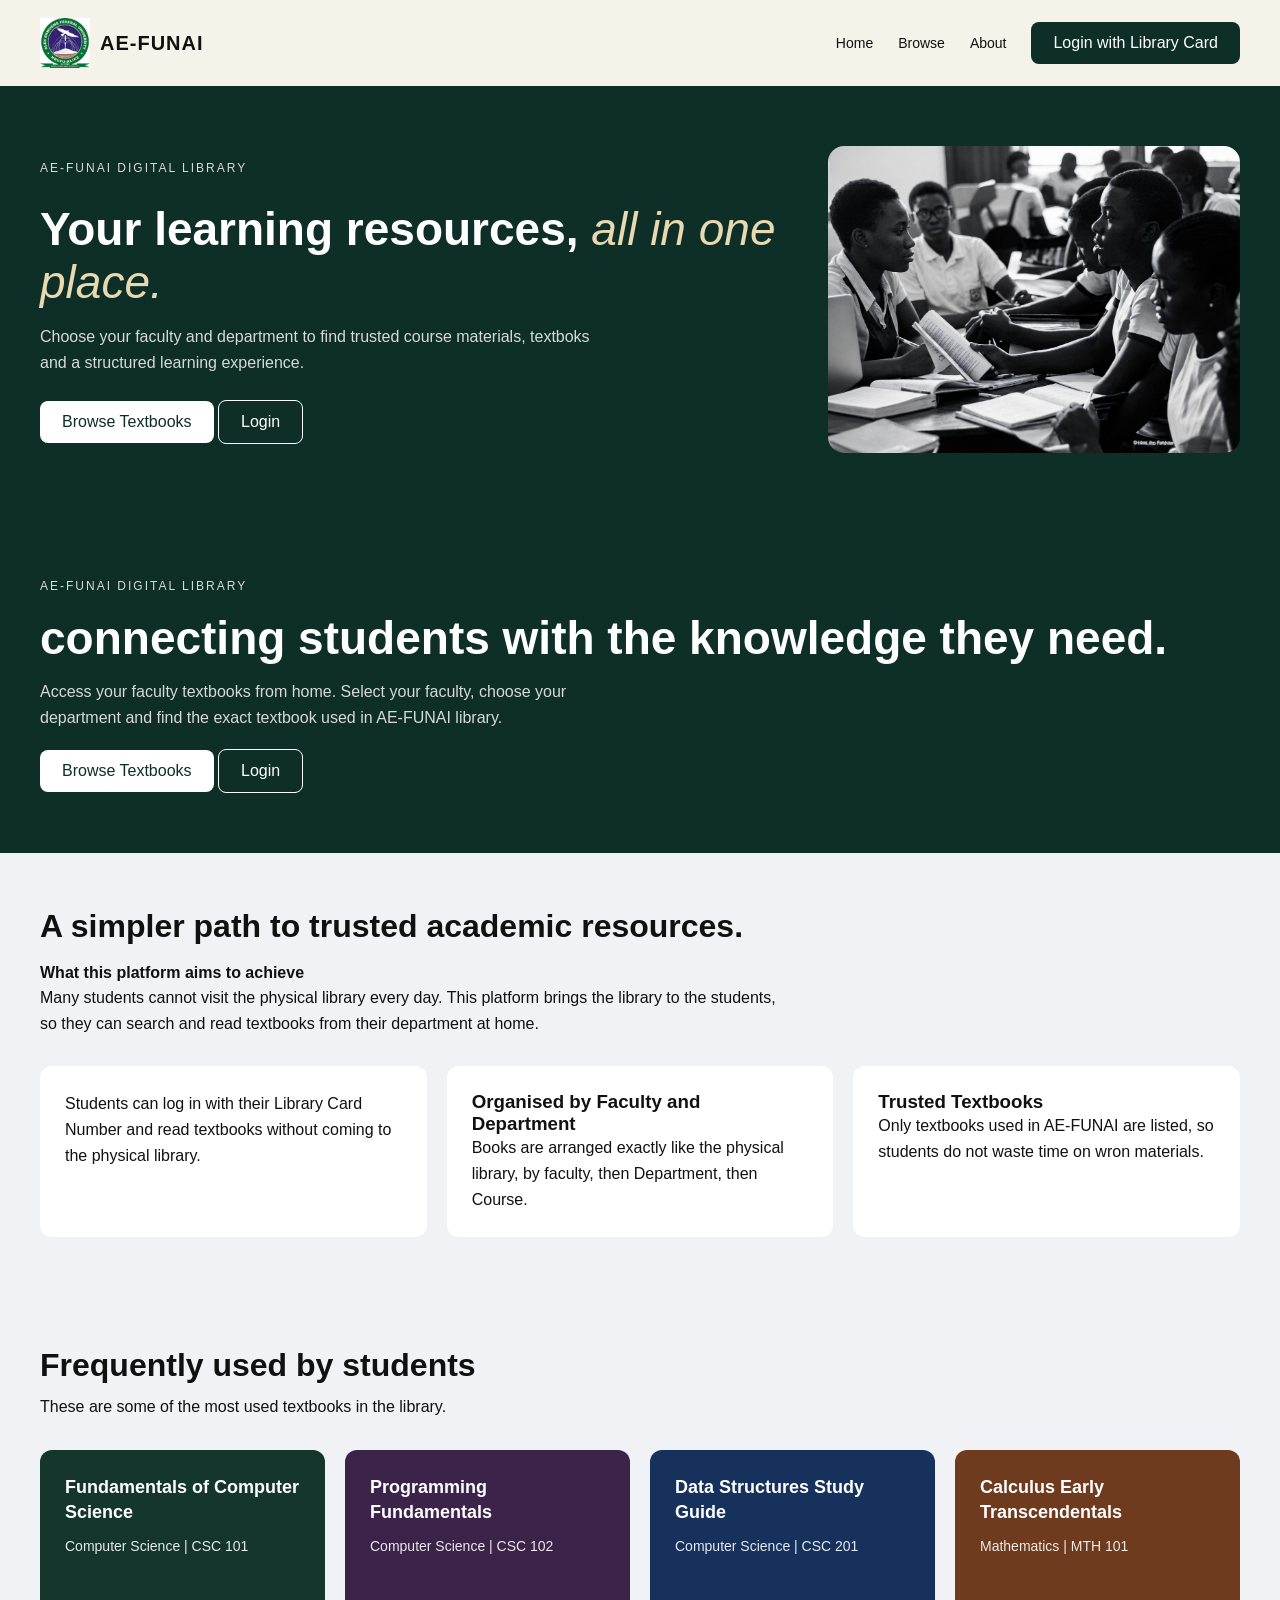
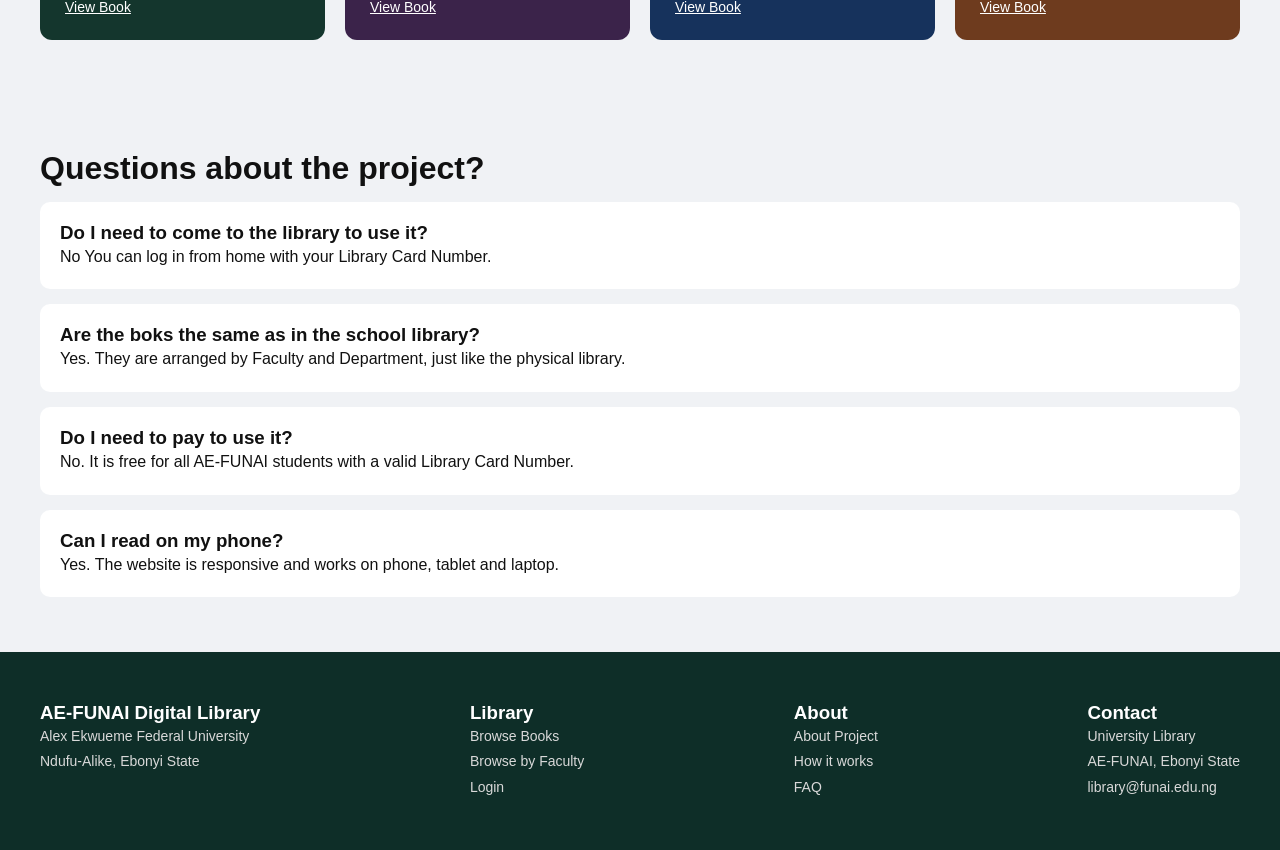
<file: index.html>
<!DOCTYPE html>
<html lang="en">
<head>
    <meta charset="UTF-8">
    <meta name="viewport" content="width=device-width, initial-scale=1.0">
    <meta name="google-site-verification" content="leQdKxveLQ-msNHnK0A49Wn6_EqOcwn_fnXJ99htIts" />
    <title> KENTECH | AE-FUNAI Digital Library</title>
    <meta name="description" content="AE-FUNAI Digital Library is a platform that allows students to access textbooks and learning resources from their faculty and department. by Enyi Kennedy Tochukwu">
    <link rel="stylesheet" href="style.css">
</head>
<body>
    <header>
        <div class="logo-area">
            <img src="funai-logo.webp" alt="AE-FUNAI Logo">
            <h2>AE-FUNAI</h2>
        </div>
        <nav>
            <a href="index.html">Home</a>
            <a href="books.html">Browse</a>
            <a href="login.html">About</a>
            <a href="login.html" class="btn-dark">Login with Library Card</a>
        </nav>
    </header>

    <section class="hero">
        <div>
            <p class="hero-small">AE-FUNAI DIGITAL LIBRARY</p>
            <h1>Your learning resources, <span>all in one place.</span></h1>
            <p>Choose your faculty and department to find trusted course materials, textboks and a structured learning experience.</p>
            <a href="books.html" class="btn-light">Browse Textbooks</a>
            <a href="login.html" class="btn-outline">Login</a>

        </div>
        <div class="hero-image">
           <img src="students.jpg" alt="Students reading in library"> 
        </div>
    </section>

    <section class="hero-dark">
        <p class="hero-small">AE-FUNAI DIGITAL LIBRARY</p>
        <h1>connecting students with the knowledge they need.</h1>
        <p>Access your faculty textbooks from home. Select your faculty, choose your department and find the exact textbook used in AE-FUNAI library.</p>

        <br>
        <a href="books.html" class="btn-light">Browse Textbooks</a>
        <a href="login.html" class="btn-outline">Login</a>
    </section>

    <section class="section">
        <h2>A simpler path to trusted academic resources.</h2>
        <p class="sub-title">What this platform aims to achieve</p>
        <p>Many students cannot visit the physical library every day. This platform brings  the library to the students, so they can search and read textbooks from their department at home. </p>
        <div class="about-box">
            <div class="about-card">
                <p>Students can log in with their Library Card Number and read textbooks without coming to the physical library.</p>
            </div>
            <div class="about-card">
                <h3>Organised by Faculty and Department</h3>
                <p>Books are arranged exactly like the physical library, by faculty, then Department, then Course.</p>
            </div>
            <div class="about-card"><h3>Trusted Textbooks</h3>
                <p>Only textbooks used in AE-FUNAI are listed, so students do not waste time on wron materials.</p>
            </div>
        </div>
    </section>

    <section class="section">
        <h2>Frequently used by students</h2>
        <p>These are some of the most used textbooks in the library.</p>
        <div class="book-grid">
            <div class="book-card green">
                <div><h3>Fundamentals of Computer Science</h3><p>Computer Science | CSC 101</p></div>
                <a href="books.html">View Book</a>
            </div>
            <div class="book-card purple">
                <div><h3>Programming Fundamentals</h3><p>Computer Science | CSC 102</p></div>
                <a href="books.html">View Book</a>
            </div>
            <div class="book-card blue">
                <div><h3>Data Structures Study Guide</h3><p>Computer Science | CSC 201</p></div>
                <a href="books.html">View Book</a>
            </div>
            <div class="book-card brown">
                <div><h3>Calculus Early Transcendentals</h3><p>Mathematics | MTH 101</p></div>
                <a href="books.html">View Book</a>
            </div>
        </div>
    </section>

    <section class="section">
        <h2>Questions about the project?</h2>
        <div class="faq-item">
            <h3>Do I need to come to the library to use it?</h3>
            <p>No You can log in from home with your Library Card Number.</p>
        </div>

        <div class="faq-item">
            <h3>Are the boks the same as in the school library?</h3>
            <p>Yes. They are arranged by Faculty and Department, just like the physical library.</p>
        </div>

        <div class="faq-item">
            <h3>Do I need to pay to use it?</h3>
            <p>No. It is free for all AE-FUNAI students with a valid Library Card Number.</p>
            
        </div>

        <div class="faq-item">
            <h3>Can I read on my phone?</h3>
            <p>Yes. The website is responsive and works on phone, tablet and laptop.</p>
        </div>
    </section>

    <footer>
        <div><h3>AE-FUNAI Digital Library</h3><p>Alex Ekwueme Federal University <br> Ndufu-Alike, Ebonyi State</p></div>

        <div><h3>Library</h3><a href="books.html">Browse Books</a>
        <a href="books.html">Browse by Faculty</a>
        <a href="login.html">Login</a>
        </div>
        <div><h3>About</h3>
            <a href="index.html">About Project</a>
            <a href="index.html">How it works</a>
            <a href="index.html">FAQ</a>
        </div>

        <div><h3>Contact</h3>
            <p>University Library <br> AE-FUNAI, Ebonyi State <br> library@funai.edu.ng</p>
        </div>
    </footer>
</body>
</html>
</file>
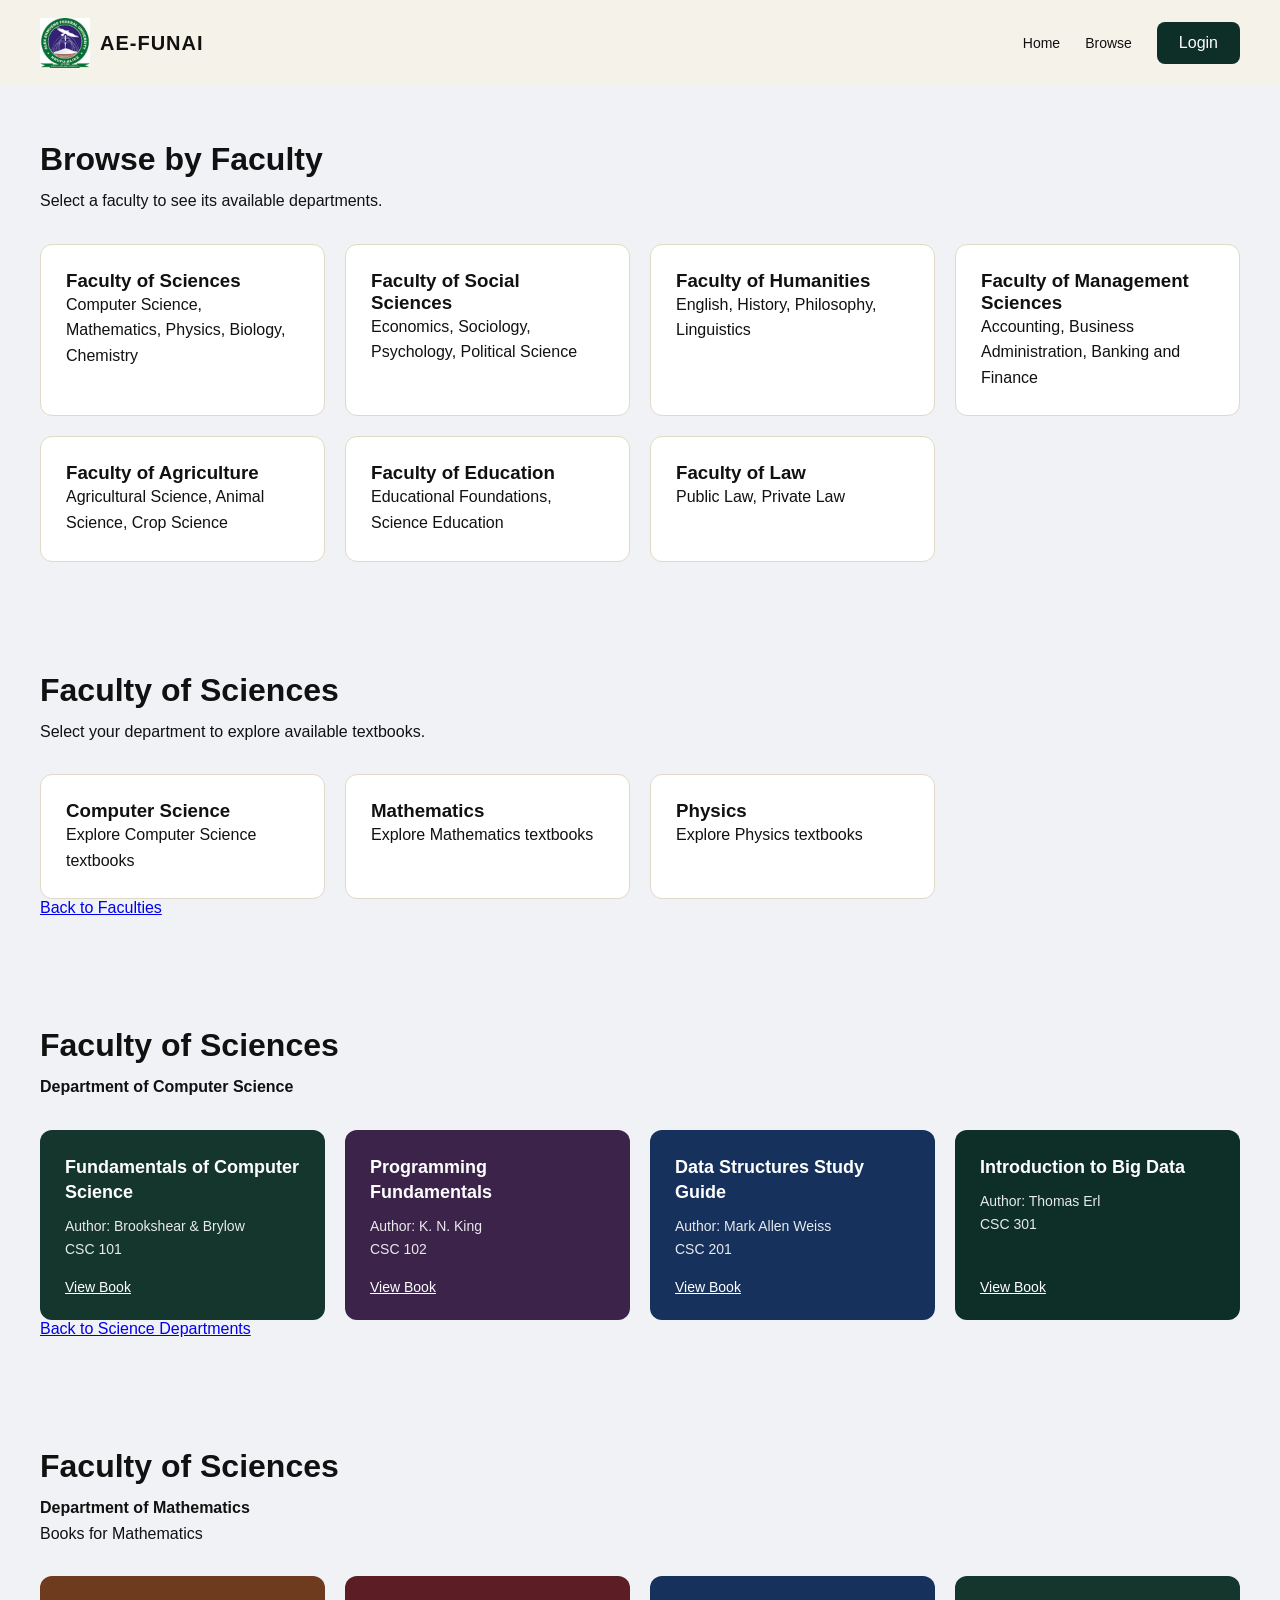
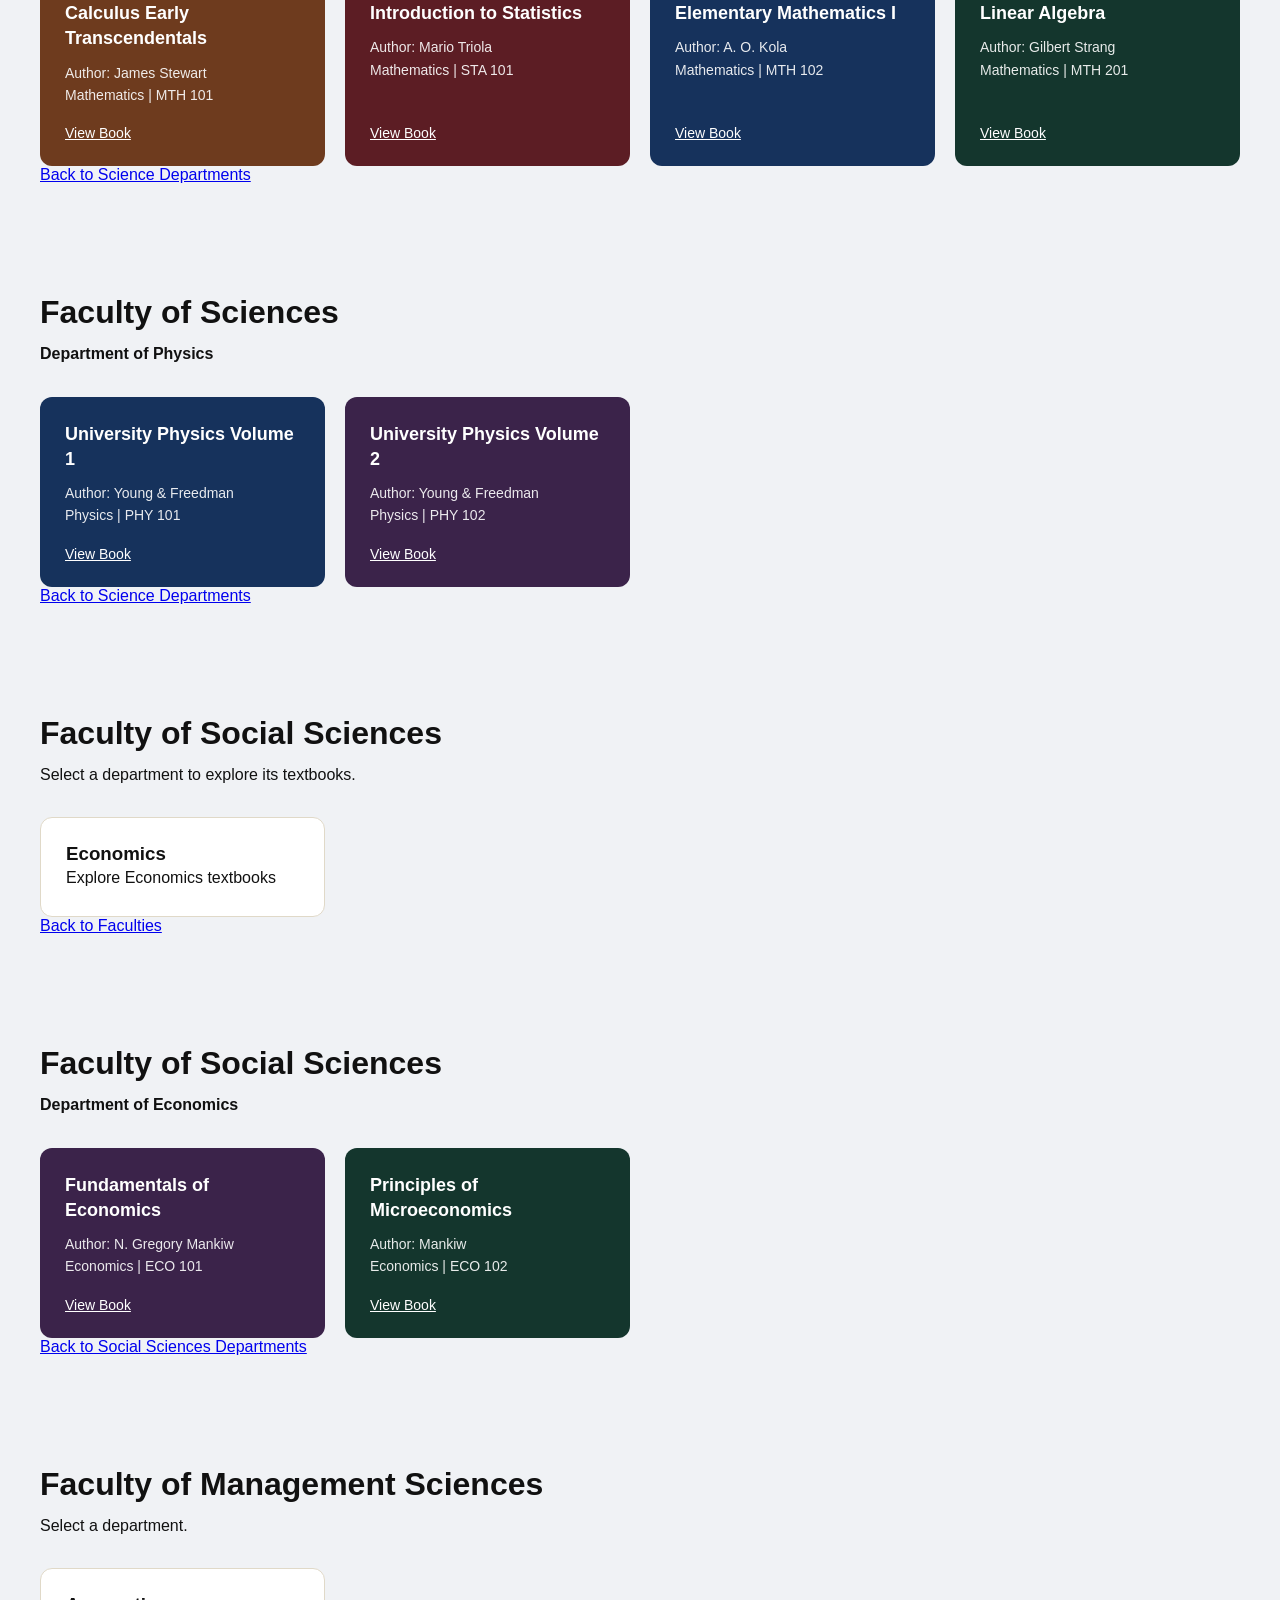
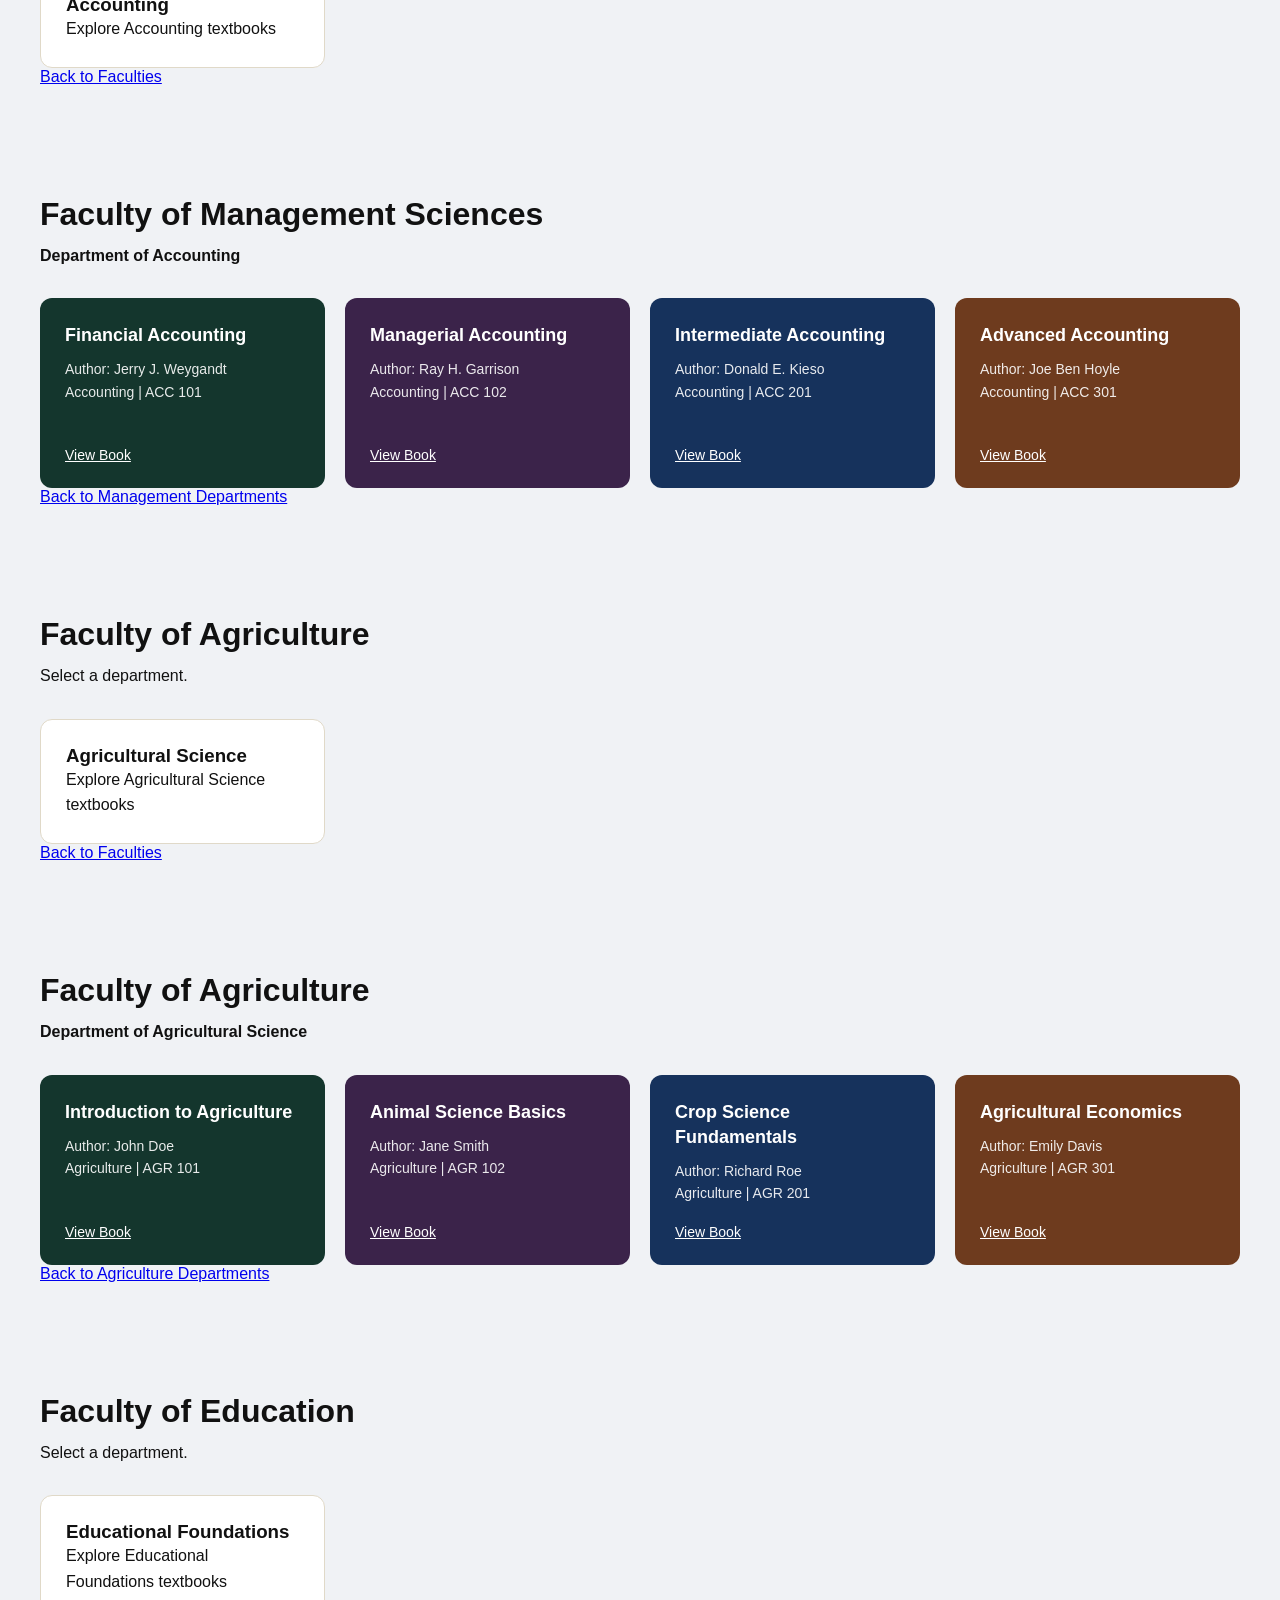
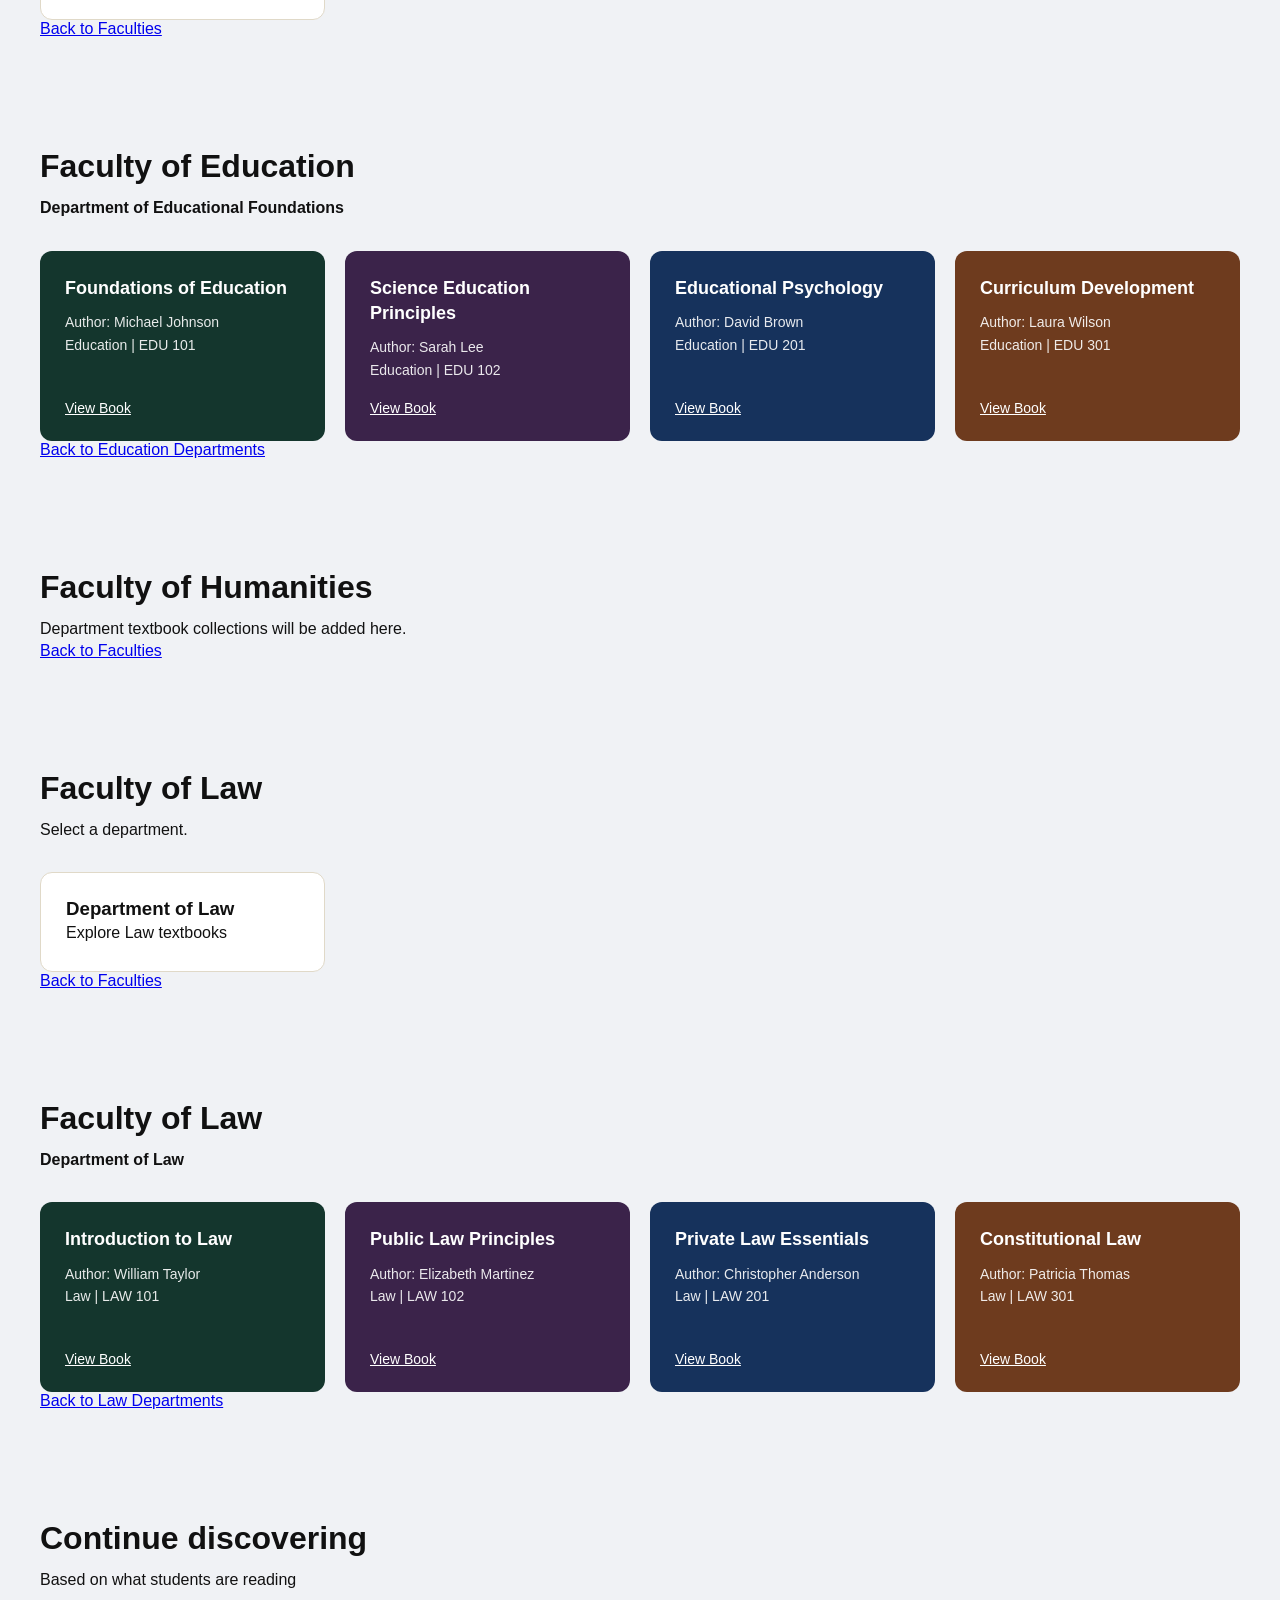
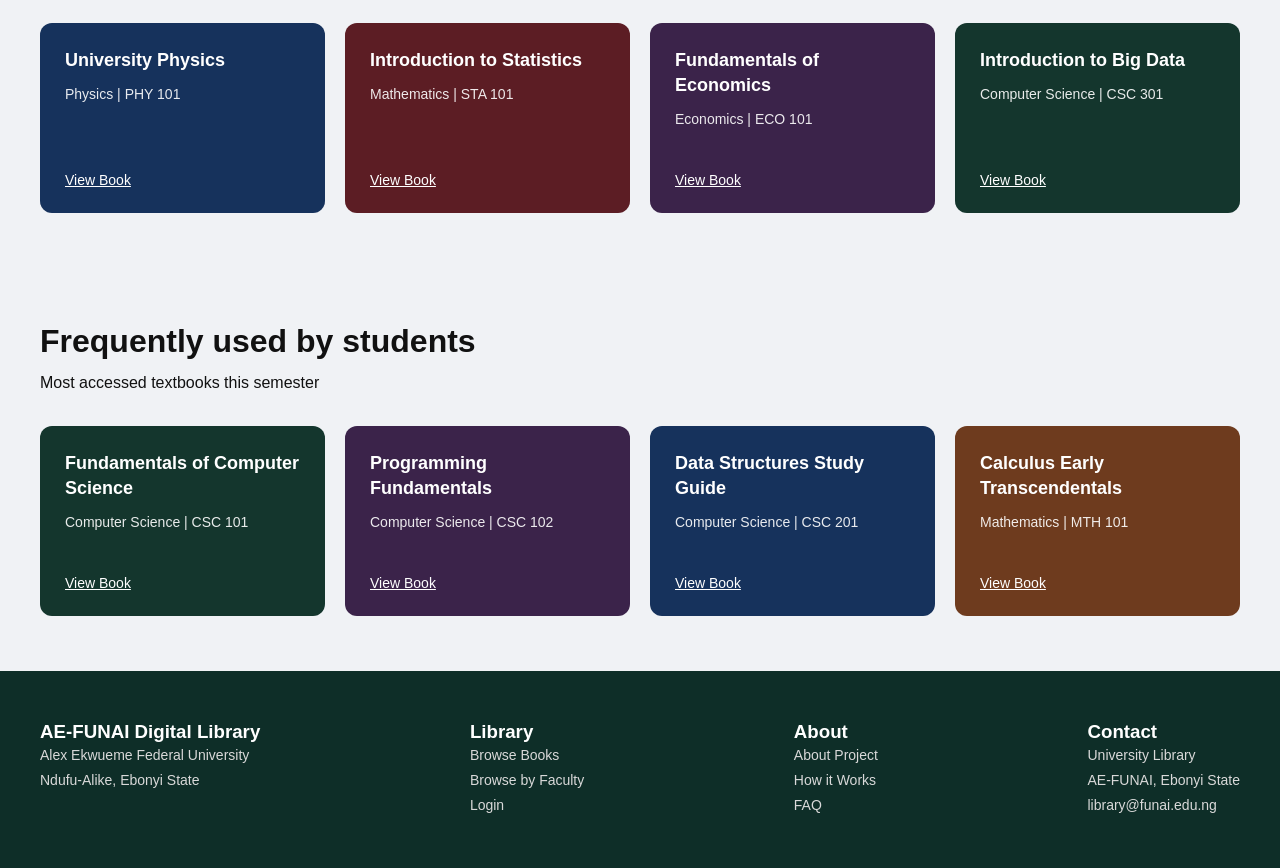
<file: books.html>
<!DOCTYPE html>
<html lang="en">
<head>
    <meta charset="UTF-8">
    <meta name="viewport" content="width=device-width, initial-scale=1.0">
    <meta name="google-site-verification" content="leQdKxveLQ-msNHnK0A49Wn6_EqOcwn_fnXJ99htIts">
    <title>Browse Books - AE-FUNAI Digital Library</title>
    <meta name="description" content="Browse textbooks and learning resources from AE-FUNAI Digital Library. Select your faculty and department to find trusted course materials. by Enyi Kennedy Tochukwu">
    <link rel="stylesheet" href="style.css">
</head>

<body id="top">

<header>
    <div class="logo-area">
        <img src="funai-logo.webp" alt="AE-FUNAI Logo">
        <h2>AE-FUNAI</h2>
    </div>

    <nav>
        <a href="index.html">Home</a>
        <a href="books.html">Browse</a>
        <a href="login.html" class="btn-dark">Login</a>
    </nav>
</header>

<!-- FACULTY SELECTION -->
<section class="section" id="browse-faculties">
    <h2>Browse by Faculty</h2>
    <p>Select a faculty to see its available departments.</p>

    <div class="faculty-grid">

        <a href="#science-departments" class="faculty-card">
            <h3>Faculty of Sciences</h3>
            <p>Computer Science, Mathematics, Physics, Biology, Chemistry</p>
        </a>

        <a href="#social-departments" class="faculty-card">
            <h3>Faculty of Social Sciences</h3>
            <p>Economics, Sociology, Psychology, Political Science</p>
        </a>

        <a href="#humanities-departments" class="faculty-card">
            <h3>Faculty of Humanities</h3>
            <p>English, History, Philosophy, Linguistics</p>
        </a>

        <a href="#management-departments" class="faculty-card">
            <h3>Faculty of Management Sciences</h3>
            <p>Accounting, Business Administration, Banking and Finance</p>
        </a>

        <a href="#agriculture-departments" class="faculty-card">
            <h3>Faculty of Agriculture</h3>
            <p>Agricultural Science, Animal Science, Crop Science</p>
        </a>

        <a href="#education-departments" class="faculty-card">
            <h3>Faculty of Education</h3>
            <p>Educational Foundations, Science Education</p>
        </a>

        <a href="#law-departments" class="faculty-card">
            <h3>Faculty of Law</h3>
            <p>Public Law, Private Law</p>
        </a>

    </div>
</section>

<!-- FACULTY OF SCIENCE DEPARTMENTS -->
<section id="science-departments" class="section">
    <h2>Faculty of Sciences</h2>
    <p>Select your department to explore available textbooks.</p>

    <div class="faculty-grid">

        <a href="#computer-science-books" class="faculty-card">
            <h3>Computer Science</h3>
            <p>Explore Computer Science textbooks</p>
        </a>

        <a href="#mathematics-books" class="faculty-card">
            <h3>Mathematics</h3>
            <p>Explore Mathematics textbooks</p>
        </a>

        <a href="#physics-books" class="faculty-card">
            <h3>Physics</h3>
            <p>Explore Physics textbooks</p>
        </a>

    </div>

    <a href="#browse-faculties">Back to Faculties</a>
</section>

<!-- COMPUTER SCIENCE BOOKS -->
<section id="computer-science-books" class="section">
    <h2>Faculty of Sciences</h2>
    <p><strong>Department of Computer Science</strong></p>

    <div class="book-grid">

        <div class="book-card green">
            <div>
                <h3>Fundamentals of Computer Science</h3>
                <p>Author: Brookshear &amp; Brylow</p>
                <p>CSC 101</p>
            </div>
            <a href="#">View Book</a>
        </div>

        <div class="book-card purple">
            <div>
                <h3>Programming Fundamentals</h3>
                <p>Author: K. N. King</p>
                <p>CSC 102</p>
            </div>
            <a href="#">View Book</a>
        </div>

        <div class="book-card blue">
            <div>
                <h3>Data Structures Study Guide</h3>
                <p>Author: Mark Allen Weiss</p>
                <p>CSC 201</p>
            </div>
            <a href="#">View Book</a>
        </div>

        <div class="book-card darkgreen">
            <div>
                <h3>Introduction to Big Data</h3>
                <p>Author: Thomas Erl</p>
                <p>CSC 301</p>
            </div>
            <a href="#">View Book</a>
        </div>

    </div>

    <a href="#science-departments">Back to Science Departments</a>
</section>

<!-- MATHEMATICS BOOKS -->
<section id="mathematics-books" class="section">
    <h2>Faculty of Sciences</h2>
    <p><strong>Department of Mathematics</strong></p>
    <p>Books for Mathematics</p>

    <div class="book-grid">

        <div class="book-card brown">
            <div>
                <h3>Calculus Early Transcendentals</h3>
                <p>Author: James Stewart</p>
                <p>Mathematics | MTH 101</p>
            </div>
            <a href="#">View Book</a>
        </div>

        <div class="book-card red">
            <div>
                <h3>Introduction to Statistics</h3>
                <p>Author: Mario Triola</p>
                <p>Mathematics | STA 101</p>
            </div>
            <a href="#">View Book</a>
        </div>

        <div class="book-card blue">
            <div>
                <h3>Elementary Mathematics I</h3>
                <p>Author: A. O. Kola</p>
                <p>Mathematics | MTH 102</p>
            </div>
            <a href="#">View Book</a>
        </div>

        <div class="book-card green">
            <div>
                <h3>Linear Algebra</h3>
                <p>Author: Gilbert Strang</p>
                <p>Mathematics | MTH 201</p>
            </div>
            <a href="#">View Book</a>
        </div>

    </div>

    <a href="#science-departments">Back to Science Departments</a>
</section>

<!-- PHYSICS BOOKS -->
<section id="physics-books" class="section">
    <h2>Faculty of Sciences</h2>
    <p><strong>Department of Physics</strong></p>

    <div class="book-grid">

        <div class="book-card blue">
            <div>
                <h3>University Physics Volume 1</h3>
                <p>Author: Young &amp; Freedman</p>
                <p>Physics | PHY 101</p>
            </div>
            <a href="#">View Book</a>
        </div>

        <div class="book-card purple">
            <div>
                <h3>University Physics Volume 2</h3>
                <p>Author: Young &amp; Freedman</p>
                <p>Physics | PHY 102</p>
            </div>
            <a href="#">View Book</a>
        </div>

    </div>

    <a href="#science-departments">Back to Science Departments</a>
</section>

<!-- SOCIAL SCIENCES DEPARTMENTS -->
<section id="social-departments" class="section">
    <h2>Faculty of Social Sciences</h2>
    <p>Select a department to explore its textbooks.</p>

    <div class="faculty-grid">
        <a href="#economics-books" class="faculty-card">
            <h3>Economics</h3>
            <p>Explore Economics textbooks</p>
        </a>
    </div>

    <a href="#browse-faculties">Back to Faculties</a>
</section>

<!-- ECONOMICS BOOKS -->
<section id="economics-books" class="section">
    <h2>Faculty of Social Sciences</h2>
    <p><strong>Department of Economics</strong></p>

    <div class="book-grid">

        <div class="book-card purple">
            <div>
                <h3>Fundamentals of Economics</h3>
                <p>Author: N. Gregory Mankiw</p>
                <p>Economics | ECO 101</p>
            </div>
            <a href="#">View Book</a>
        </div>

        <div class="book-card green">
            <div>
                <h3>Principles of Microeconomics</h3>
                <p>Author: Mankiw</p>
                <p>Economics | ECO 102</p>
            </div>
            <a href="#">View Book</a>
        </div>

    </div>

    <a href="#social-departments">Back to Social Sciences Departments</a>
</section>

<!-- MANAGEMENT SCIENCES DEPARTMENTS -->
<section id="management-departments" class="section">
    <h2>Faculty of Management Sciences</h2>
    <p>Select a department.</p>

    <div class="faculty-grid">
        <a href="#accounting-books" class="faculty-card">
            <h3>Accounting</h3>
            <p>Explore Accounting textbooks</p>
        </a>
    </div>

    <a href="#browse-faculties">Back to Faculties</a>
</section>

<!-- ACCOUNTING BOOKS -->
<section id="accounting-books" class="section">
    <h2>Faculty of Management Sciences</h2>
    <p><strong>Department of Accounting</strong></p>

    <div class="book-grid">

        <div class="book-card green">
            <div>
                <h3>Financial Accounting</h3>
                <p>Author: Jerry J. Weygandt</p>
                <p>Accounting | ACC 101</p>
            </div>
            <a href="#">View Book</a>
        </div>

        <div class="book-card purple">
            <div>
                <h3>Managerial Accounting</h3>
                <p>Author: Ray H. Garrison</p>
                <p>Accounting | ACC 102</p>
            </div>
            <a href="#">View Book</a>
        </div>

        <div class="book-card blue">
            <div>
                <h3>Intermediate Accounting</h3>
                <p>Author: Donald E. Kieso</p>
                <p>Accounting | ACC 201</p>
            </div>
            <a href="#">View Book</a>
        </div>

        <div class="book-card brown">
            <div>
                <h3>Advanced Accounting</h3>
                <p>Author: Joe Ben Hoyle</p>
                <p>Accounting | ACC 301</p>
            </div>
            <a href="#">View Book</a>
        </div>

    </div>

    <a href="#management-departments">Back to Management Departments</a>
</section>

<!-- AGRICULTURE DEPARTMENTS -->
<section id="agriculture-departments" class="section">
    <h2>Faculty of Agriculture</h2>
    <p>Select a department.</p>

    <div class="faculty-grid">
        <a href="#agricultural-science-books" class="faculty-card">
            <h3>Agricultural Science</h3>
            <p>Explore Agricultural Science textbooks</p>
        </a>
    </div>

    <a href="#browse-faculties">Back to Faculties</a>
</section>

<!-- AGRICULTURE BOOKS -->
<section id="agricultural-science-books" class="section">
    <h2>Faculty of Agriculture</h2>
    <p><strong>Department of Agricultural Science</strong></p>

    <div class="book-grid">

        <div class="book-card green">
            <div>
                <h3>Introduction to Agriculture</h3>
                <p>Author: John Doe</p>
                <p>Agriculture | AGR 101</p>
            </div>
            <a href="#">View Book</a>
        </div>

        <div class="book-card purple">
            <div>
                <h3>Animal Science Basics</h3>
                <p>Author: Jane Smith</p>
                <p>Agriculture | AGR 102</p>
            </div>
            <a href="#">View Book</a>
        </div>

        <div class="book-card blue">
            <div>
                <h3>Crop Science Fundamentals</h3>
                <p>Author: Richard Roe</p>
                <p>Agriculture | AGR 201</p>
            </div>
            <a href="#">View Book</a>
        </div>

        <div class="book-card brown">
            <div>
                <h3>Agricultural Economics</h3>
                <p>Author: Emily Davis</p>
                <p>Agriculture | AGR 301</p>
            </div>
            <a href="#">View Book</a>
        </div>

    </div>

    <a href="#agriculture-departments">Back to Agriculture Departments</a>
</section>

<!-- EDUCATION DEPARTMENTS -->
<section id="education-departments" class="section">
    <h2>Faculty of Education</h2>
    <p>Select a department.</p>

    <div class="faculty-grid">
        <a href="#educational-foundations-books" class="faculty-card">
            <h3>Educational Foundations</h3>
            <p>Explore Educational Foundations textbooks</p>
        </a>
    </div>

    <a href="#browse-faculties">Back to Faculties</a>
</section>

<!-- EDUCATION BOOKS -->
<section id="educational-foundations-books" class="section">
    <h2>Faculty of Education</h2>
    <p><strong>Department of Educational Foundations</strong></p>

    <div class="book-grid">

        <div class="book-card green">
            <div>
                <h3>Foundations of Education</h3>
                <p>Author: Michael Johnson</p>
                <p>Education | EDU 101</p>
            </div>
            <a href="#">View Book</a>
        </div>

        <div class="book-card purple">
            <div>
                <h3>Science Education Principles</h3>
                <p>Author: Sarah Lee</p>
                <p>Education | EDU 102</p>
            </div>
            <a href="#">View Book</a>
        </div>

        <div class="book-card blue">
            <div>
                <h3>Educational Psychology</h3>
                <p>Author: David Brown</p>
                <p>Education | EDU 201</p>
            </div>
            <a href="#">View Book</a>
        </div>

        <div class="book-card brown">
            <div>
                <h3>Curriculum Development</h3>
                <p>Author: Laura Wilson</p>
                <p>Education | EDU 301</p>
            </div>
            <a href="#">View Book</a>
        </div>

    </div>

    <a href="#education-departments">Back to Education Departments</a>
</section>

<!-- HUMANITIES -->
<section id="humanities-departments" class="section">
    <h2>Faculty of Humanities</h2>
    <p>Department textbook collections will be added here.</p>
    <a href="#browse-faculties">Back to Faculties</a>
</section>

<!-- LAW DEPARTMENTS -->
<section id="law-departments" class="section">
    <h2>Faculty of Law</h2>
    <p>Select a department.</p>

    <div class="faculty-grid">
        <a href="#law-books" class="faculty-card">
            <h3>Department of Law</h3>
            <p>Explore Law textbooks</p>
        </a>
    </div>

    <a href="#browse-faculties">Back to Faculties</a>
</section>

<!-- LAW BOOKS -->
<section id="law-books" class="section">
    <h2>Faculty of Law</h2>
    <p><strong>Department of Law</strong></p>

    <div class="book-grid">

        <div class="book-card green">
            <div>
                <h3>Introduction to Law</h3>
                <p>Author: William Taylor</p>
                <p>Law | LAW 101</p>
            </div>
            <a href="#">View Book</a>
        </div>

        <div class="book-card purple">
            <div>
                <h3>Public Law Principles</h3>
                <p>Author: Elizabeth Martinez</p>
                <p>Law | LAW 102</p>
            </div>
            <a href="#">View Book</a>
        </div>

        <div class="book-card blue">
            <div>
                <h3>Private Law Essentials</h3>
                <p>Author: Christopher Anderson</p>
                <p>Law | LAW 201</p>
            </div>
            <a href="#">View Book</a>
        </div>

        <div class="book-card brown">
            <div>
                <h3>Constitutional Law</h3>
                <p>Author: Patricia Thomas</p>
                <p>Law | LAW 301</p>
            </div>
            <a href="#">View Book</a>
        </div>

    </div>

    <a href="#law-departments">Back to Law Departments</a>
</section>

<!-- CONTINUE DISCOVERING -->
<section class="section">
    <h2>Continue discovering</h2>
    <p>Based on what students are reading</p>

    <div class="book-grid">

        <div class="book-card blue">
            <div>
                <h3>University Physics</h3>
                <p>Physics | PHY 101</p>
            </div>
            <a href="#">View Book</a>
        </div>

        <div class="book-card red">
            <div>
                <h3>Introduction to Statistics</h3>
                <p>Mathematics | STA 101</p>
            </div>
            <a href="#">View Book</a>
        </div>

        <div class="book-card purple">
            <div>
                <h3>Fundamentals of Economics</h3>
                <p>Economics | ECO 101</p>
            </div>
            <a href="#">View Book</a>
        </div>

        <div class="book-card green">
            <div>
                <h3>Introduction to Big Data</h3>
                <p>Computer Science | CSC 301</p>
            </div>
            <a href="#">View Book</a>
        </div>

    </div>
</section>

<!-- FREQUENTLY USED BOOKS -->
<section class="section">
    <h2>Frequently used by students</h2>
    <p>Most accessed textbooks this semester</p>

    <div class="book-grid">

        <div class="book-card green">
            <div>
                <h3>Fundamentals of Computer Science</h3>
                <p>Computer Science | CSC 101</p>
            </div>
            <a href="#">View Book</a>
        </div>

        <div class="book-card purple">
            <div>
                <h3>Programming Fundamentals</h3>
                <p>Computer Science | CSC 102</p>
            </div>
            <a href="#">View Book</a>
        </div>

        <div class="book-card blue">
            <div>
                <h3>Data Structures Study Guide</h3>
                <p>Computer Science | CSC 201</p>
            </div>
            <a href="#">View Book</a>
        </div>

        <div class="book-card brown">
            <div>
                <h3>Calculus Early Transcendentals</h3>
                <p>Mathematics | MTH 101</p>
            </div>
            <a href="#">View Book</a>
        </div>

    </div>
</section>

<!-- FOOTER -->
<footer>

    <div>
        <h3>AE-FUNAI Digital Library</h3>
        <p>Alex Ekwueme Federal University<br>
        Ndufu-Alike, Ebonyi State</p>
    </div>

    <div>
        <h3>Library</h3>
        <a href="books.html">Browse Books</a>
        <a href="books.html#browse-faculties">Browse by Faculty</a>
        <a href="login.html">Login</a>
    </div>

    <div>
        <h3>About</h3>
        <a href="index.html">About Project</a>
        <a href="index.html">How it Works</a>
        <a href="index.html">FAQ</a>
    </div>

    <div>
        <h3>Contact</h3>
        <p>University Library<br>
        AE-FUNAI, Ebonyi State<br>
        library@funai.edu.ng</p>
    </div>

</footer>

</body>
</html>
</file>
<file: style.css>
*{
    margin: 0;
    padding: 0;
    box-sizing: border-box;
    font-family: Arial,  sans-serif;
}

body{
    background: #f0f2f5;
    color: #111111;
}

header{
    display: flex;
    justify-content: space-between;
    align-items: center;
    padding: 18px 40px;
    background: #F5F2EA;
}

.logo-area{
    display: flex;
    align-items: center;
    gap: 10px;

}

.logo-area img{
    width: 50px;
    height: 50px;
    object-fit: contain;
}

nav{
    display: flex;
    align-items: center;
}

nav a{
    text-decoration: none;
    color: #111111;
    margin-left: 25px;
    font-size: 14px;
}

header h2{
    font-size: 20px;
    letter-spacing: 1px;
}

.btn-dark{
    background: #0E2E28;
    color: white;
    padding: 12px 22px;
    text-decoration: none;
    border-radius: 8px;
}

.btn-light{
    background: white;
    color: #0E2E28;
    padding: 12px 22px;
    text-decoration: none;
    border-radius: 8px;
    display: inline-block;
}

.btn-outline{
    border: 1px solid white;
    color: white;
    padding: 12px 22px;
    text-decoration: none;
    border-radius: 8px;
    display: inline-block;
}

.hero{
    background: #0E2E28;
    color: white;
    padding: 60px 40px;
    display: flex;
    justify-content: space-between;
    align-items: center;
    gap: 40px;
}

.hero-small{
    font-size: 12px;
    letter-spacing: 2px;
    color: #E8D9B0;
}

.hero h1{
    font-size: 46px;
    line-height: 1.15;
    margin: 15px 0;
}

.hero h1 span{
    font-style: italic;
    font-weight: normal;
    color: #E8D9B0;
}

.hero p{
    max-width: 550px;
    line-height: 1.6;
    margin-bottom: 25px;
    color:#D9D9D9;
}

.hero-image img{
    width: 100%;
    max-width: 480px;
    border-radius: 16px;
}

.hero-dark{
    background: #0E2E28;
    color: white;   
    padding: 60px 40px;
}

.hero-dark h1{
    font-size: 46px;
    line-height: 1.15;
    margin: 15px 0;
}

.hero-dark p{
    max-width: 600px;
    line-height: 1.6;
    color:#D9D9D9;
}

.section{
    padding: 55px 40px;
}

.section h2{
    font-size: 32px;
    margin-bottom: 10px;
}

.section p{
    line-height: 1.6;
    max-width: 750px;
}

.sub-title{
    font-weight:bold;
    margin-top: 15px;
}

.about-box{
    display: flex;
    gap: 20px;
    margin-top: 30px;
}

.about-card{
    background:white;
    padding: 25px;
    border-radius: 12px;
    flex: 1;
}

.faculty-grid{
    display: grid;
    grid-template-columns: repeat(4, 1fr);
    gap: 20px;
    margin-top: 30px;

}

.faculty-card{
    background: white;
    padding: 25px;
    border-radius: 12px;
    border: 1px solid #E0D9C8;
    text-decoration: none;
    color: inherit;
    display: block;
}

.book-grid{
    display: grid;
    grid-template-columns: repeat(4, 1fr);
    gap: 20px;
    margin-top: 30px;
}

.book-card{
    color: white;
    padding: 25px;
    border-radius: 12px;
    min-height: 190px;
    display: flex;
    flex-direction: column;
    justify-content: space-between;
}

.book-card h3{
    font-size: 18px;
    margin-bottom: 10px;
    line-height: 1.4;
}

.book-card.green {background-color: #14362d;}
.book-card.darkgreen {background-color: #0e2e28;}
.book-card.purple {background-color: #3b234a;}
.book-card.blue {background-color: #16325c;}
.book-card.brown {background-color: #6e3b1e;}
.book-card.red {background-color: #5c1d24;}

.book-card p{
    font-size: 14px;
    opacity: 0.9;
}

.book-card a{
    color: white;
    font-size: 14px;
    margin-top: 15px;
    display: inline-block;
}

.login-page{
    display: flex;
    min-height: 100vh;
}

.login-left{
    width: 50%;
    background: #0E2E28;
    color: white;
    padding: 50px;
    display: flex;
    flex-direction: column;
    justify-content: space-between;
}

.login-left h1{
    font-size: 30px;
    line-height: 1.5;
    margin-top: 60px;
    font-style: italic;
}

.login-right{
    width: 100%;
    background: white;
    padding: 50px;
    display: flex;
    flex-direction: column;
    justify-content: center;
    text-align: center;
}

.login-right input{
    width: 100%;
    padding: 14px;
    margin: 10px 0 20px 0;
    border: 1px solid #ccc;
    border-radius: 8px;

}

.login-right h2{font-size: 30px;}
.login-right p{color: #555555; margin: 10px 0 25px 0;
}

.login-right label{
    font-weight: bold;
    font-size: 14px;
}


 .btn-dark{
    width: 100%;
    text-align: center;
    cursor: pointer;
    font-size: 16px;
}

.faq-item{
    background: white;
    padding: 20px;
    border-radius: 10px;
    margin-top: 15px;
}

footer{
    background: #0E2E28;
    color: white;
    padding: 50px 40px;
    display: flex;
    justify-content: space-between;
    gap: 30px;
}

footer p, footer a{
    color: #D9D9D9;
    font-size: 14px;
    line-height: 1.8;
    text-decoration: none;
    display: block;
}

.search-bar{
    margin-top: 25px;
}

.search-bar input{
    padding: 14px;
    width: 100%;
    max-width: 500px;
    border: 1px solid #ccc;
    border-radius: 8px;
}

@media (max-width: 700px){
    header{padding:18px 20px; flex-direction: column; gap: 15px;}
    .hero{
        flex-direction: column;
        padding: 40px 20px;
    }
    .hero h1, .hero-dark h1{
        font-size: 30px;}
    .section{padding: 40px 20px;}
    .faculty-grid, .book-grid{grid-template-columns: 1fr;}
    .about-box{flex-direction: column;}
    .login-page{flex-direction: column;}
    .login-left, .login-right{width: 100%;}
    footer{flex-direction: column; padding: 40px 20px;}
    }
</file>
